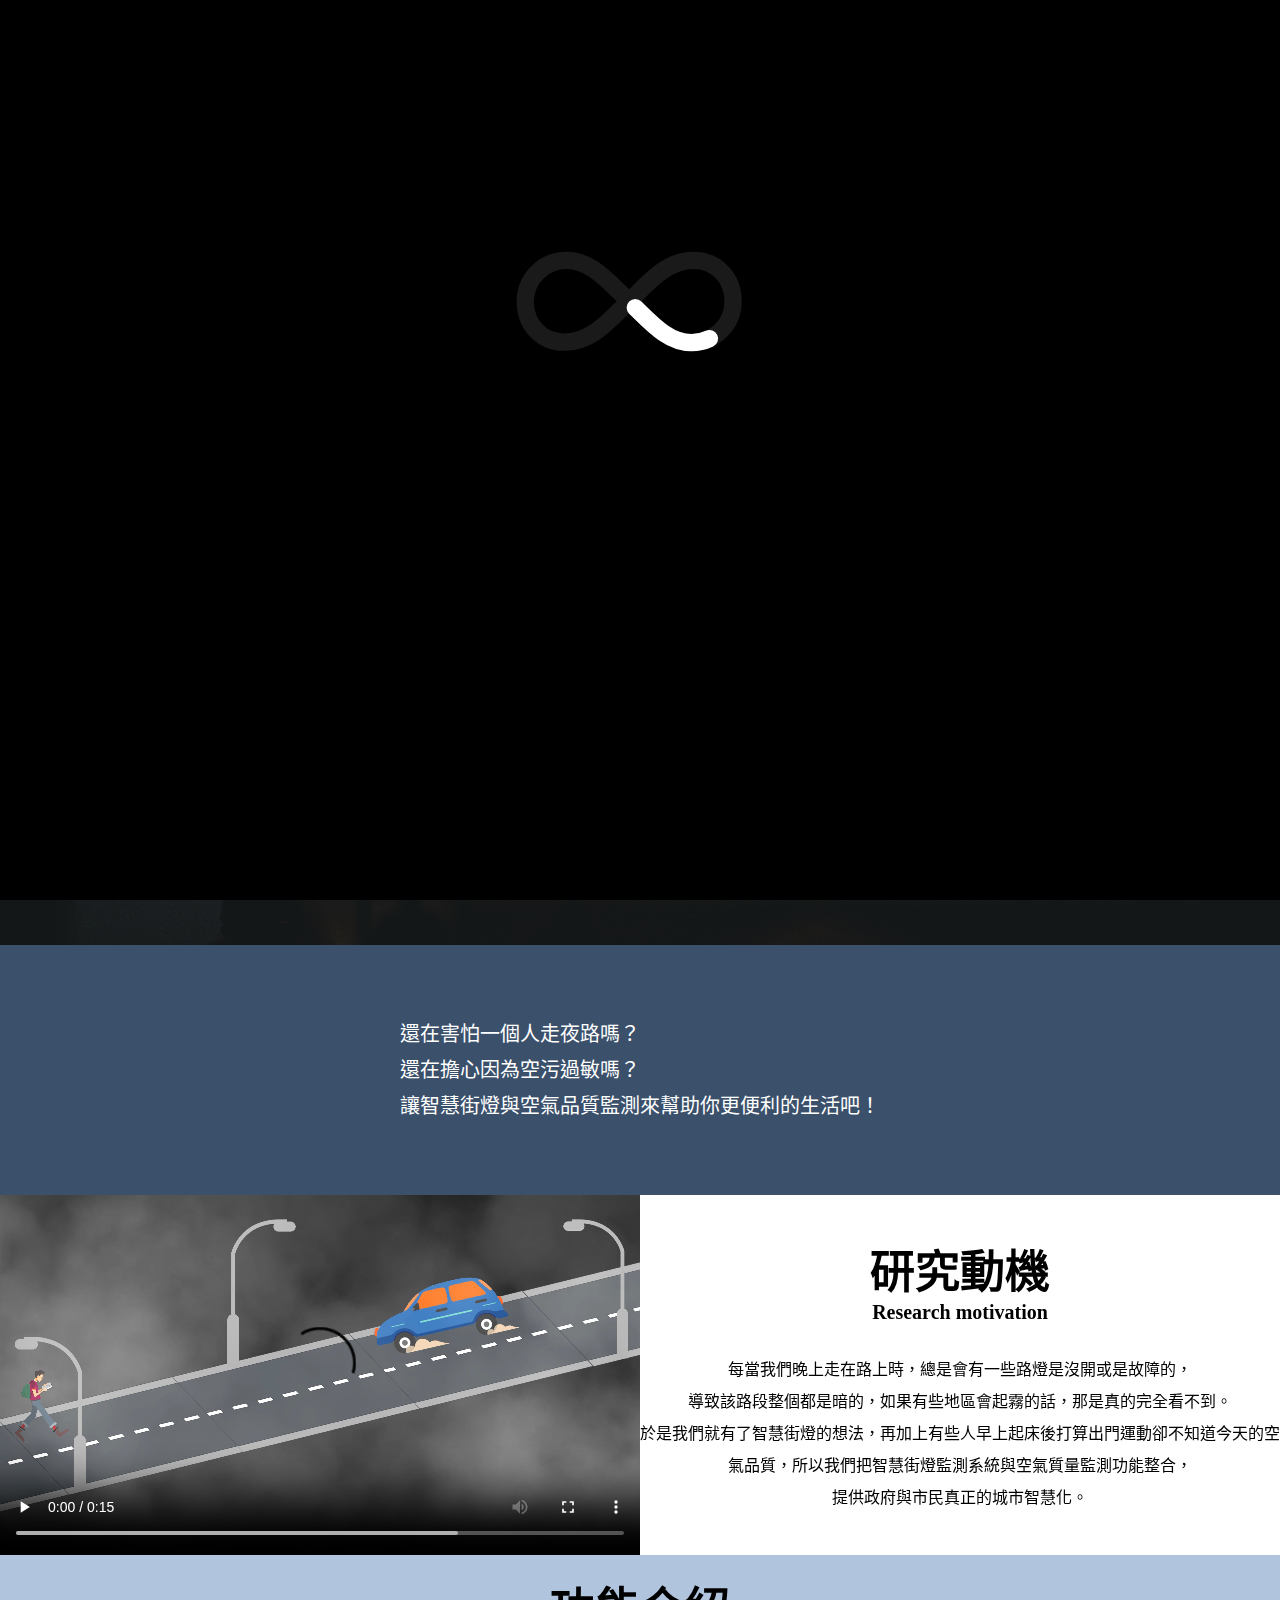
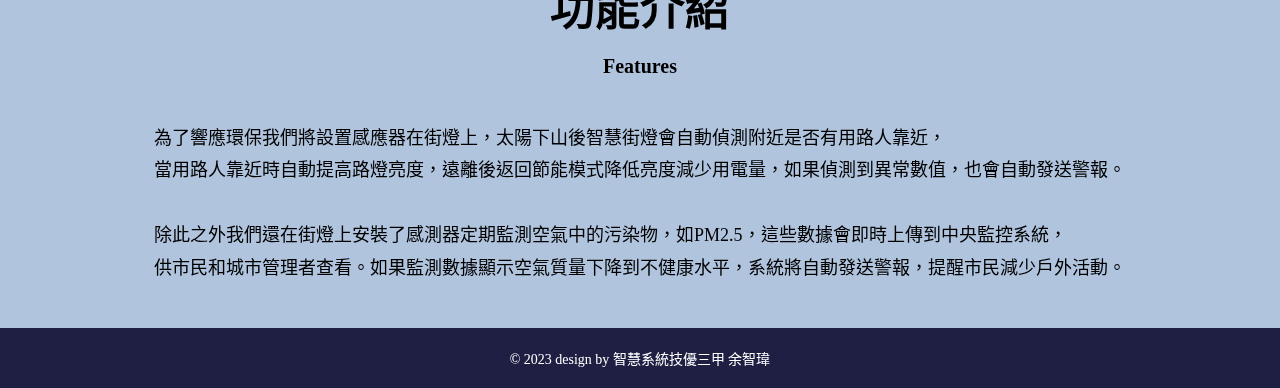
<file: index.html>
<!DOCTYPE html>
<html lang="zh-TW">
<head>
    <meta charset="UTF-8">
    <meta name="viewport" content="width=device-width, initial-scale=1.0">
    <title>空氣品質守護者：智慧街燈的未來</title>
    <link rel="icon" type="image/x-icon" href="/images/favicon.ico">
    <link rel="stylesheet" href="style.css">
</head>
<body>
    <style> html { scroll-behavior: smooth;} </style>
    <div class="loading">
        <svg
        class="container" 
        x="0px" 
        y="0px"
        viewBox="0 0 55 23.1"
        height="23.1"
        width="55"
        preserveAspectRatio='xMidYMid meet'
      >
        <path
          class="track" 
          fill="none" 
          stroke-width="4" 
          pathlength="100"
          d="M26.7,12.2c3.5,3.4,7.4,7.8,12.7,7.8c5.5,0,9.6-4.4,9.6-9.5C49,5,45.1,1,39.8,1c-5.5,0-9.5,4.2-13.1,7.8l-3.4,3.3c-3.6,3.6-7.6,7.8-13.1,7.8C4.9,20,1,16,1,10.5C1,5.4,5.1,1,10.6,1c5.3,0,9.2,4.5,12.7,7.8L26.7,12.2z"
        />
        <path
          class="car" 
          fill="none" 
          stroke-width="4" 
          pathlength="100"
          d="M26.7,12.2c3.5,3.4,7.4,7.8,12.7,7.8c5.5,0,9.6-4.4,9.6-9.5C49,5,45.1,1,39.8,1c-5.5,0-9.5,4.2-13.1,7.8l-3.4,3.3c-3.6,3.6-7.6,7.8-13.1,7.8C4.9,20,1,16,1,10.5C1,5.4,5.1,1,10.6,1c5.3,0,9.2,4.5,12.7,7.8L26.7,12.2z"
        />
        </svg>
      </div>
      <script src="loading.js"></script>
    <header>
        <nav class="navbar">

            <h1>智慧街燈</h1> 

            <ul class="nav-menu">
                <li class="nav-item"><a href="index.html" class="nav-link">首頁</a></li>
                <li class="nav-item"><a href="https://sites.google.com/nkust.edu.tw/zhenwudi/%E9%A6%96%E9%A0%81?authuser=0" target="_blank" class="nav-link">關於我們</a></li>
                <li class="nav-item"><a href="https://docs.google.com/spreadsheets/d/1Z9CyWfldLUmmha_1ZWwQDElfn3fhTDDr9dvsWVCVgeM/edit#gid=608170740" class="nav-link">參考資料</a></li>
                <li class="nav-item"><a href="test.html" class="nav-link">組員介紹</a></li>
            </ul>
            <div class="hamburger">
                <span class="bar"></span>
                <span class="bar"></span>
                <span class="bar"></span>
            </div>
        </nav> 
    </header>
    <script src="script.js"></script>
    
    <main>
    <section class="titlecolor">
    <h2>“空氣品質守護者：智慧街燈的未來”</h2>
    <br/><br/>
    <p><strong>部署可收集街燈亮度和故障信息的智慧街燈監測系統和空氣質量監測功能到街燈上，並即時上報相關數據。<br>
        這樣的整合可以為城市提供有關空氣品質和街燈亮度的實時數據，有助於更好地管理城市的環境和能源資源。
    </strong></p>
    <p><em><a href="http://172.20.10.2/" target="_blank">了解更多</a></em></p>
    </section>

    <section class="slogan">
        <p> 還在害怕一個人走夜路嗎？<br>
            還在擔心因為空污過敏嗎？<br>
            讓智慧街燈與空氣品質監測來幫助你更便利的生活吧！
        </p>
    </section>

    <section class="secondcolor">
    <video width="640" height="360" controls> 
        <source src="情境影片.mp4" type="video/mp4">
    </video>
    <div class="motivation">
    <h2>研究動機</h2>
    <h3>Research motivation</h3>
    <p>每當我們晚上走在路上時，總是會有一些路燈是沒開或是故障的，<br>導致該路段整個都是暗的，如果有些地區會起霧的話，那是真的完全看不到。
        <br>
        於是我們就有了智慧街燈的想法，再加上有些人早上起床後打算出門運動卻不知道今天的空氣品質，所以我們把智慧街燈監測系統與空氣質量監測功能整合，<br>提供政府與市民真正的城市智慧化。
        </p>
    </div>    
    </section>

    <section class="Features">
        <h2>功能介紹</h2>
        <h3>Features</h3>
        <p>為了響應環保我們將設置感應器在街燈上，太陽下山後智慧街燈會自動偵測附近是否有用路人靠近，<br>當用路人靠近時自動提高路燈亮度，遠離後返回節能模式降低亮度減少用電量，如果偵測到異常數值，也會自動發送警報。
        <br> <br>除此之外我們還在街燈上安裝了感測器定期監測空氣中的污染物，如PM2.5，這些數據會即時上傳到中央監控系統，<br>供市民和城市管理者查看。如果監測數據顯示空氣質量下降到不健康水平，系統將自動發送警報，提醒市民減少戶外活動。</p>
        <a href="#top">
        <button data-hover="Top">
            <svg viewBox="0 0 384 512" class="svgIcon">
              <path
                d="M214.6 41.4c-12.5-12.5-32.8-12.5-45.3 0l-160 160c-12.5 12.5-12.5 32.8 0 45.3s32.8 12.5 45.3 0L160 141.2V448c0 17.7 14.3 32 32 32s32-14.3 32-32V141.2L329.4 246.6c12.5 12.5 32.8 12.5 45.3 0s12.5-32.8 0-45.3l-160-160z"
              ></path>
            </svg>
        </button>
        </a>    
    </section>
    </main>
    <footer>
        <p>© 2023 design by 智慧系統技優三甲 余智瑋</p>
    </footer>
</body>
</html>
</file>
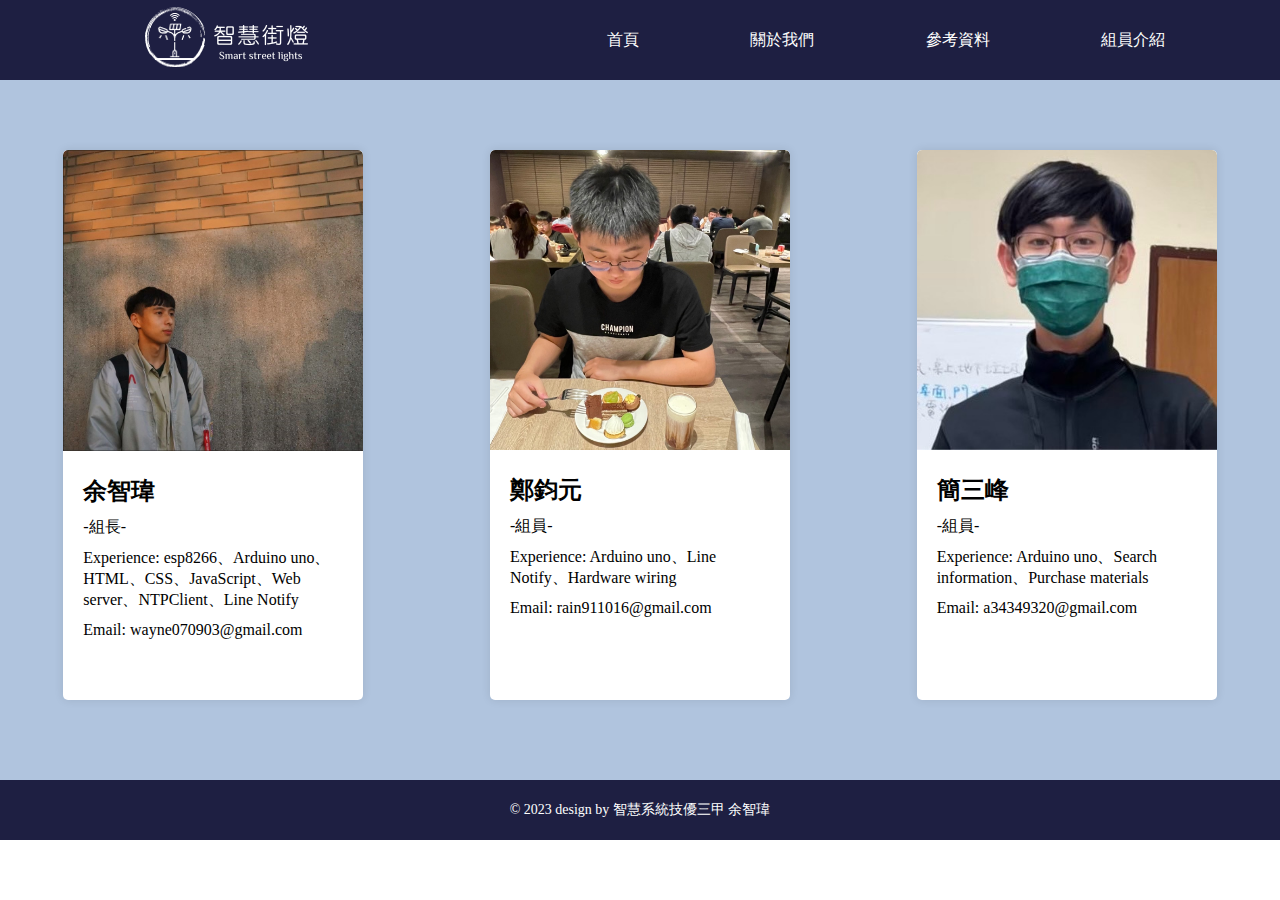
<file: test.html>
<!DOCTYPE html>
<html lang="en">
<head>
    <meta charset="UTF-8">
    <meta name="viewport" content="width=device-width, initial-scale=1.0">
    <link rel="stylesheet" href="test.css">
    <title>組員介紹</title>
</head>
<body>
    <header>
        
        <nav class="navbar">

            <h1>智慧街燈</h1> 

            <ul class="nav-menu">
                <li class="nav-item"><a href="index.html" class="nav-link">首頁</a></li>
                <li class="nav-item"><a href="https://sites.google.com/nkust.edu.tw/zhenwudi/%E9%A6%96%E9%A0%81?authuser=0" class="nav-link">關於我們</a></li>
                <li class="nav-item"><a href="https://docs.google.com/spreadsheets/d/1Z9CyWfldLUmmha_1ZWwQDElfn3fhTDDr9dvsWVCVgeM/edit#gid=608170740" class="nav-link">參考資料</a></li>
                <li class="nav-item"><a href="test.html" class="nav-link">組員介紹</a></li>
            </ul>
            <div class="hamburger">
                <span class="bar"></span>
                <span class="bar"></span>
                <span class="bar"></span>
            </div>
        </nav> 
    </header>
    <script src="script.js"></script>
    <main>
        <section class="team-section">
            <div class="team-member">
              <img src="images/member1.jpg" alt="Team Member 1">
              <div class="team-member-details">
                <h2>余智瑋</h2>
                <p>-組長-</p>
                <p>Experience: esp8266、Arduino uno、HTML、CSS、JavaScript、Web server、NTPClient、Line Notify</p>
                <p>Email: wayne070903@gmail.com</p>
              </div>
            </div>
        
            <div class="team-member">
              <img src="images/member2.jpg" alt="Team Member 2">
              <div class="team-member-details">
                <h2>鄭鈞元</h2>
                <p>-組員-</p>
                <p>Experience: Arduino uno、Line Notify、Hardware wiring</p>
                <p>Email: rain911016@gmail.com</p>
              </div>
            </div>
        
            <div class="team-member">
              <img src="images/member3.jpg" alt="Team Member 3">
              <div class="team-member-details">
                <h2>簡三峰</h2>
                <p>-組員-</p>
                <p>Experience: Arduino uno、Search information、Purchase materials</p>
                <p>Email: a34349320@gmail.com</p>
              </div>
            </div>
          </section>
    </main>
    <footer>
      <p>© 2023 design by 智慧系統技優三甲 余智瑋</p>
    </footer>
</body>
</html>
</file>
<file: style.css>
*{
    padding:0;
    margin:0;
}

.loading{
    background-color: black;
    height: 100vh;
    width:100%;
    position: fixed;
    z-index: 100;
  }
  
.container {
      --uib-size: 120px;
      --uib-color: white;
      --uib-speed: 1.3s;
      --uib-bg-opacity: .1;
      height:100px; /*calc(var(--uib-size) * (2.1 / 5));*/
      width: 100%;  
      /*var(--uib-size);*/
      transform-origin: center;
      overflow: visible;
      align-items: center;
      display:flex;
      justify-content: center;
      position: relative;
      margin-top: 20%;
}
  
.car {
      fill: none;
      stroke: var(--uib-color);
      stroke-dasharray: 15, 85;
      stroke-dashoffset: 0;
      stroke-linecap: round;
      animation: travel var(--uib-speed) linear infinite;
      will-change: stroke-dasharray, stroke-dashoffset;
      transition: stroke 0.5s ease;
    }
  
.track {
      stroke: var(--uib-color);
      opacity: var(--uib-bg-opacity);
    }
  
.disppear{
      animation:vanish 3s forwards;
      animation-delay: 2s;
    }
  
    @keyframes travel {
      0% {
        stroke-dashoffset: 0;
      }
  
      100% {
        stroke-dashoffset: 100;
      }
    }
  
    @keyframes vanish{
      
      25%{
        opacity:0;
        visibility: hidden;
      }
      50%{
        opacity:0;
        visibility: hidden;
      }
      100%{
        opacity:0;
        visibility: hidden;
      }
    }

header {
    background-color:#1e1f42;
    opacity:0.95;
    height:80px;
    width:100%;
    position:fixed; 
}
h1 {
    color:white;
}
header ul{
    position:absolute;
    right:5vw;
    top:0;
    line-height:80px;
}
h1{
    position:absolute;
    left:120px;
    top:0;
    line-height:80px;
    background-image:url(images/智慧街燈.png);
    background-position:center;
    width:210px;
    text-indent:-999px;
}
header li{
    display:inline;
    margin-right:4vw;
}
header a { 
    color:white;
    text-decoration:none;
}

header a:hover{
    text-decoration:underline;
}

.nav-link{
    transition:0.7s ease;
}

.navbar{
    min-height: 70px;
    display:flex;
    justify-content: space-between;
    align-items: center;
    padding:0 40px;
}

.nav-menu{
    display:flex;
    justify-content: space-between;
    align-items: center;
    gap:60px;
}

.hamburger{
    display:none;
    cursor:pointer;

}

.bar{
    display:block;
    width:25px;
    height:3px;
    margin:6px auto;
    -webkit-transition: all 0.3s ease-in-out;
    transition: all 0.3s ease-in-out;
    background-color: white;
}

.titlecolor{
    background-color:lightsteelblue;
    color:white;
    height:105vh;
    background-image:url("images/p5.jpg"); 
    background-repeat:no-repeat;
    background-color:rgba(0,0,0,0.2);
    background-blend-mode: multiply;
    background-size:cover;
    background-position:center;
    display:flex;
    flex-direction:column;
    align-items:center;
    justify-content:center;
}

.titlecolor h2{
    font-size:40px;
    margin-top:40px;
}

.titlecolor p{
    font-size:18px;
    margin:30px;
}

.titlecolor a{
    color:white;
    text-decoration:none;
    border:1px solid #ACACAC;
    padding:10px 20px;
    border-radius: 5px;
}

.slogan{
    background-color:#3A506B;
    color:white;
    height:250px;
    display:flex;
    justify-content:center;
    align-items:center;
    font-size:20px;
    line-height:1.8em;
}

.secondcolor{
    background-color:#ffffff; 
    display:flex;
}

.secondcolor img{
    width:50%
}

.motivation{
    width:50%;
    display:flex;
    flex-direction: column;
    align-items:center;
    justify-content:center;
}

.secondcolor h2{
    font-size:45px;
    margin-bottom:0%;
}

.secondcolor h3{
    font-size:20px;
    margin-bottom:30px;
}

.secondcolor p{
    text-align: center;
    line-height: 2em;
    
}

.Features{
    background-color:lightsteelblue;
}
.Features p{
    color:black;
    height:250px;
    display:flex;
    justify-content:center;
    align-items:center;
    font-size:18px;
    line-height:1.8em;
}

.Features h2{
    font-size:45px;
    height: 100px;
    display:flex;
    justify-content:center;
    align-items:center;
    
}

.Features h3{
    font-size:20px;
    text-align:center;   
}
button {
    position: fixed; 
    bottom: 10px;
    float: right;
    right: 18.5%;
    left: 97.25%;
    width: 30px;
    height: 30px;
    font-size: 12px;
    border-radius: 50%;
    background-color: rgb(20, 20, 20);
    border: none; 
    box-shadow: 0px 0px 0px 4px rgba(180, 160, 255, 0.253);
    cursor: pointer;
    transition-duration: 0.3s;
    overflow: hidden;
}
/*On Hover Color Change*/
button:hover {
    width: 30px;
    border-radius: 50px;
    transition-duration: 0.3s;
    background-color: rgb(181, 160, 255);
    align-items: center;
}

.svgIcon {
    width: 12px;
    transition-duration: 0.3s;
}

.svgIcon path {
    fill: white;
}

button:hover .svgIcon {
    transition-duration: 0.3s;
    transform: translate(50%);
    transform:translateY(-30px);
}

button:hover:before{
    opacity:1;
    transform:translate(0,0);
    color:white;
}

button:before{
    content:attr(data-hover);
    position:absolute;
    left:0;
    top:8px;
    width: 100%;
    text-transform: uppercase;
    font-weight: 100;
    opacity:0;
    transform: translateY(100px);
    transition: all .3s ease-in-out;
}

footer{
    background-color:#1e1f42;
    color:#ffffff;
    height: 60px;
    display:flex;
    justify-content:center;
    align-items:center;
    font-size:14px;
}

/*響應式設計*/
@media screen and (max-width:768px){

    header h1{
        left:50%;
        transform:translateX(-50%);
    }
    .hamburger{
        display:block;
        
    }

    .hamburger.active .bar:nth-child(2){
        transform:translateY(9px) rotate(180deg);
        opacity: 0;
    }
    .hamburger.active .bar:nth-child(1){
        transform:translateY(9px) rotate(225deg);
    }
    .hamburger.active .bar:nth-child(3){
        transform:translateY(-9px) rotate(-225deg);
    }

    .nav-menu{
        position:fixed;
        left:-100%;
        top:80px;
        gap:0;
        flex-direction: column;
        background-color: #3A506B;
        width:100%;
        text-align: center;
        transition:0.3s;
    }

    .nav-item{
        margin:10px 0;
    }
    .nav-menu.active{
        left:0;
    }
    .titlecolor h2{
        font-size:24px;
       
    }
    .titlecolor p{
        font-size:16px;
    }
    .slogan p{
        font-size:16px;
    }
    .secondcolor{
        flex-direction: column;
    }
    .secondcolor video{
        width:100%;
        height:100%;
    }
    .motivation{
        width:100%;
        padding:40px 0;
    }
    .motivation p{
        font-size:13px;
    }
    .Features p{
        font-size:15px;
        height:350px;
    }
}
</file>
<file: test.css>
*{
    padding:0;
    margin:0;
}

header {
    background-color:#1e1f42;
    opacity:1;
    height:80px;
    width:100%;
    position:fixed; 
    z-index:10;
}
h1 {
    color:white;
}

header ul{
    position:absolute;
    right:5vw;
    top:0;
    line-height:80px;
}
h1{
    position:absolute;
    left:120px;
    top:0;
    line-height:80px;
    background-image:url(images/智慧街燈.png);
    background-position:center;
    width:210px;
    text-indent:-999px;
}
header li{
    display:inline;
    margin-right:4vw;
}
header a { 
    color:white;
    text-decoration:none;
}

header a:hover{
    text-decoration:underline;
}

.nav-link{
    transition:0.7s ease;
}

.navbar{
    min-height: 70px;
    display:flex;
    justify-content: space-between;
    align-items: center;
    padding:0 40px;
}

.nav-menu{
    display:flex;
    justify-content: space-between;
    align-items: center;
    gap:60px;
}

.hamburger{
    display:none;
    cursor:pointer;

}

.bar{
    display:block;
    width:25px;
    height:3px;
    margin:6px auto;
    -webkit-transition: all 0.3s ease-in-out;
    transition: all 0.3s ease-in-out;
    background-color: white;
}

.team-section {
    display: flex;
    justify-content: space-around;
    background-color: lightsteelblue;
    flex-wrap: wrap;
    height:780px;
  }
  
  .team-member {
    width: 300px;
    height:550px;
    position: relative;
    top:120px;
    margin: 30px; /* 調整卡片之間的間距 */
    background-color: #fff;
    box-shadow: 0 0 10px rgba(0, 0, 0, 0.1);
    border-radius: 5px;
    overflow: hidden;
    transition: transform 0.3s ease-in-out; /* 添加過渡效果 */
  }
  
  .team-member:hover {
    transform: scale(1.1); /* 滑鼠懸停時放大效果 */
  }
  
  .team-member img {
    width: 100%;
    height: auto;
    border-radius: 5px 5px 0 0;
  }
  
  .team-member-details {
    padding: 20px;
  }
  
  .team-member h2 {
    margin-top: 0;
  }
  
  .team-member p {
    margin: 10px 0;
  }

  footer{
    background-color: #1e1f42;
    color: #ffffff;
    height: 60px;
    display: flex;
    justify-content: center;
    align-items: center;
    font-size: 14px;    
}
  

/*RWD響應式設計*/
@media (max-width:768px){

    header{
        z-index:10;
    }
    
    header h1{
        left:50%;
        transform:translateX(-50%);
    }
    
    .hamburger{
        display:block;
        
    }

    .hamburger.active .bar:nth-child(2){
        transform:translateY(9px) rotate(180deg);
        opacity: 0;
    }
    .hamburger.active .bar:nth-child(1){
        transform:translateY(9px) rotate(225deg);
    }
    .hamburger.active .bar:nth-child(3){
        transform:translateY(-9px) rotate(-225deg);
    }

    .nav-menu{
        position:fixed;
        left:-100%;
        top:80px;
        gap:0;
        flex-direction: column;
        background-color: #3A506B;
        width:100%;
        text-align: center;
        transition:0.3s;
    }
    .nav-item{
        margin:10px 0;
    }
    .nav-menu.active{
        left:0;
    }
    .team-section{
        height:2400px;
    }
    .team-member{
        z-index:0; 
    }
}
</file>
